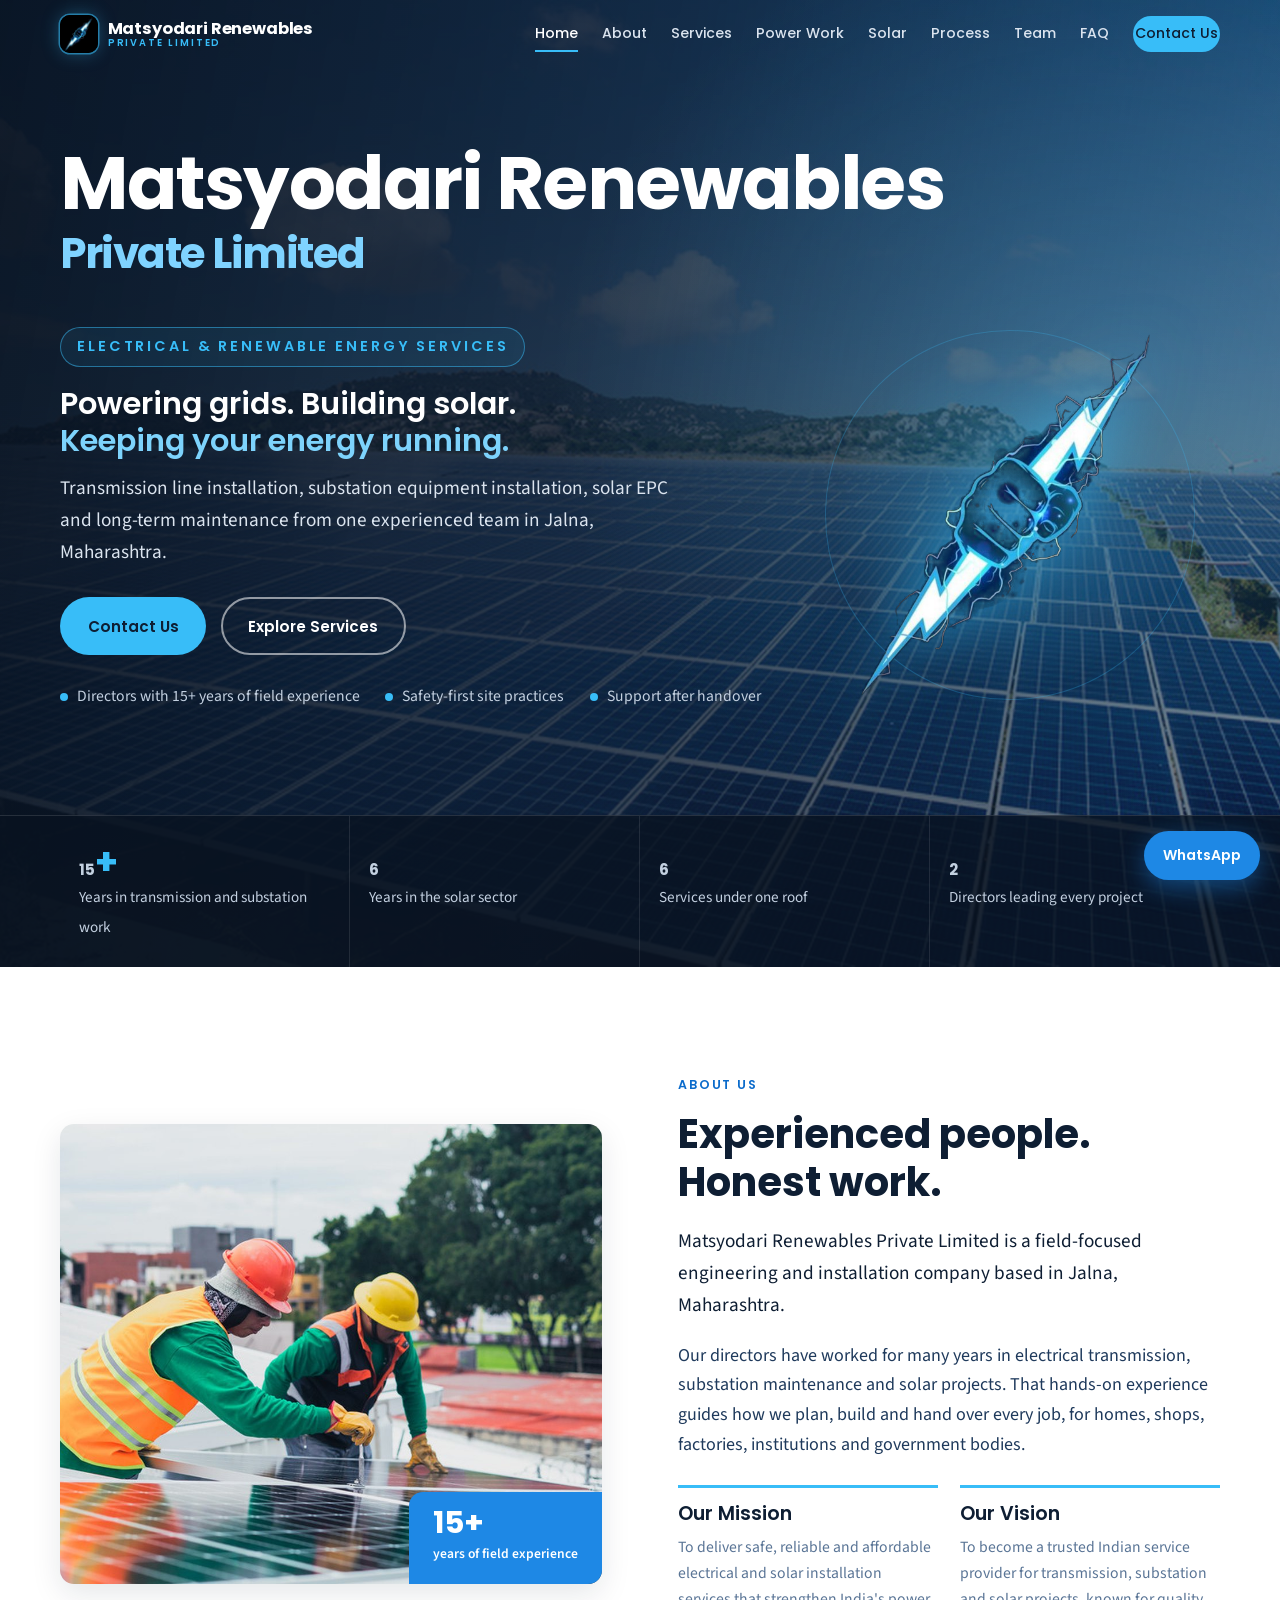
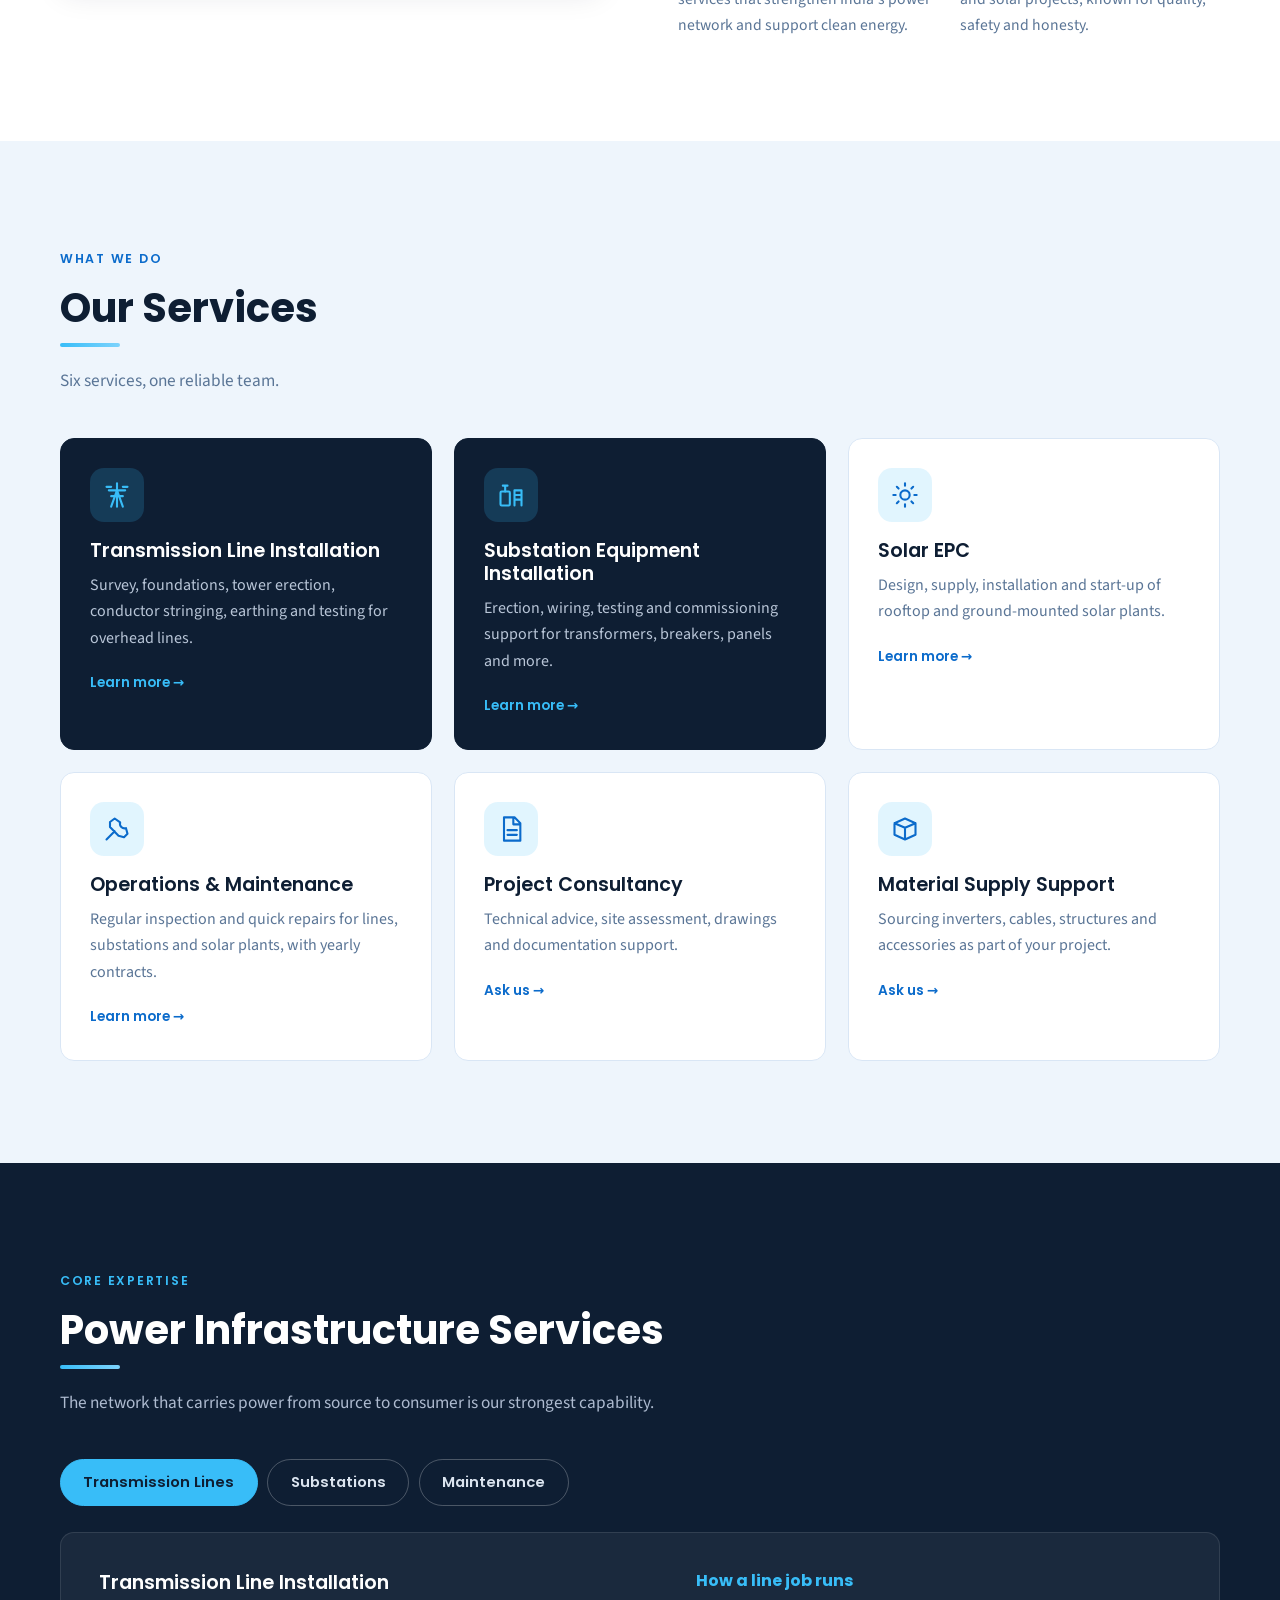
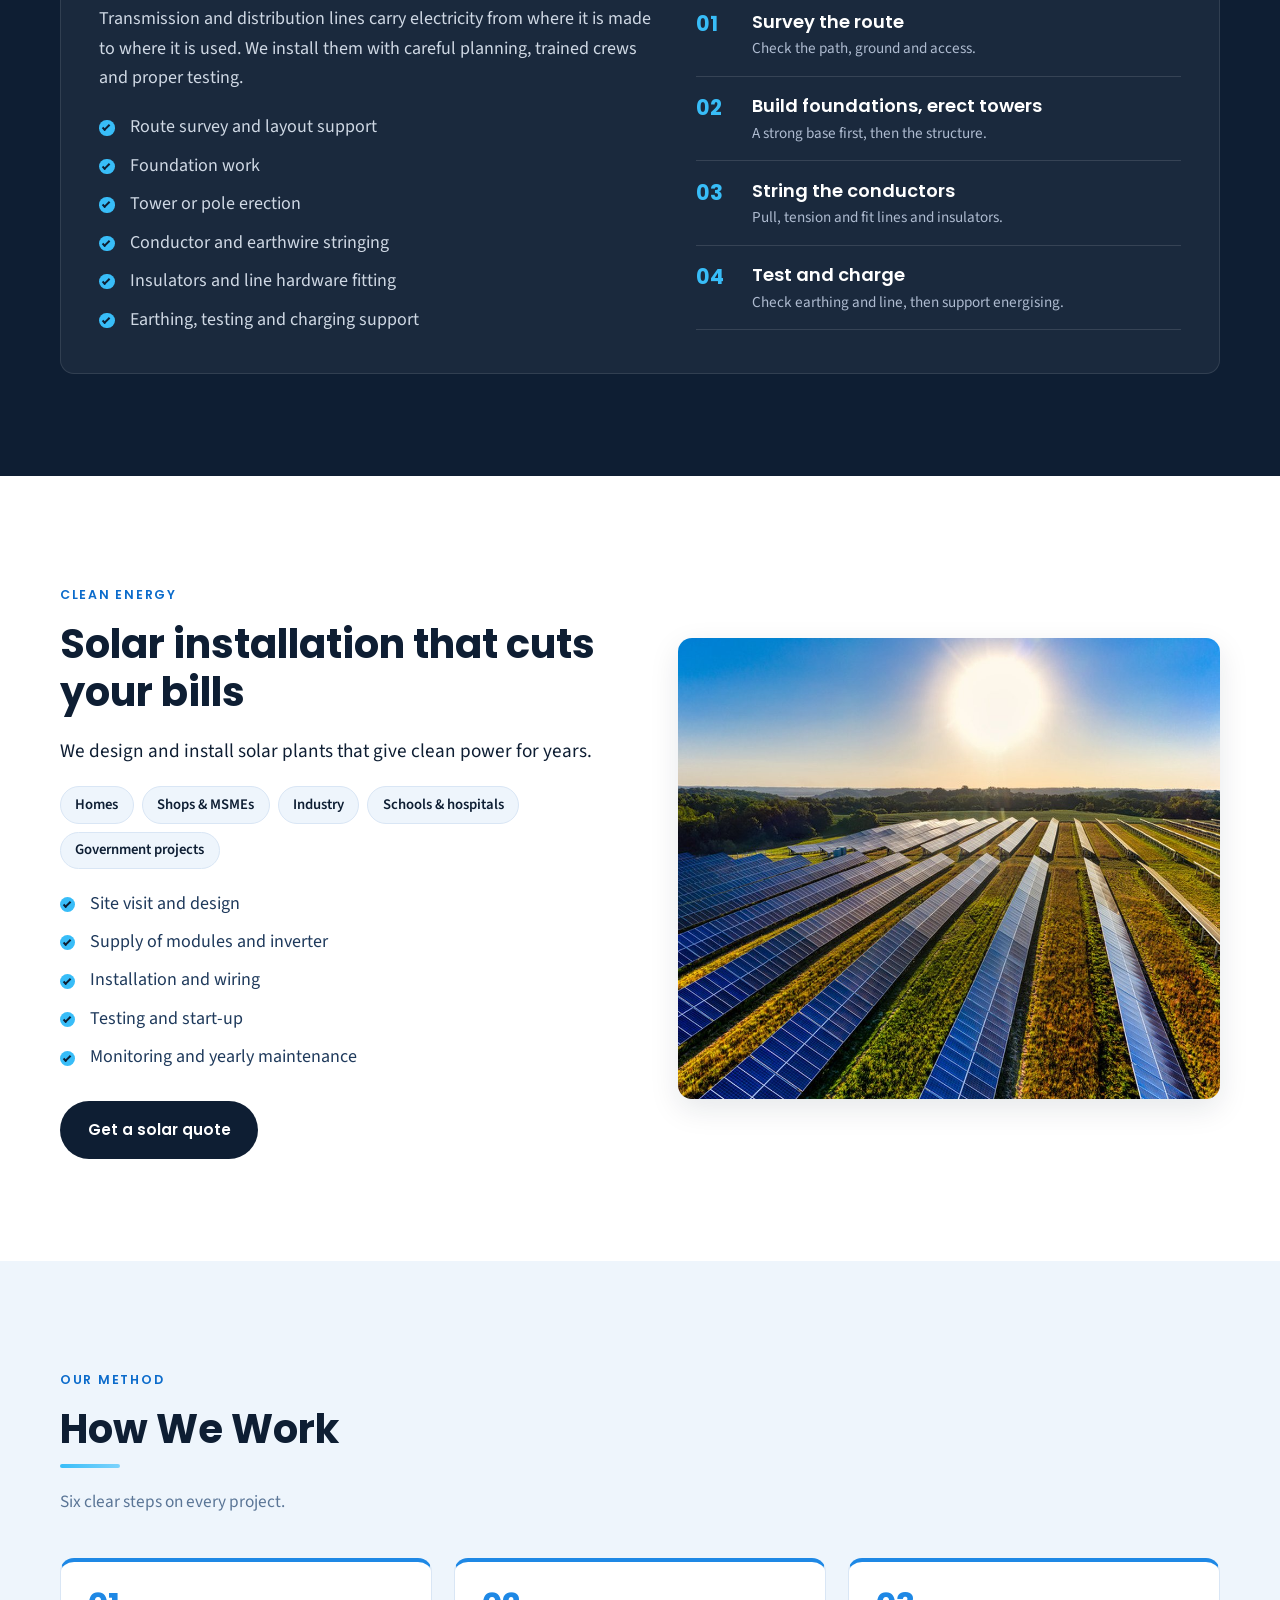
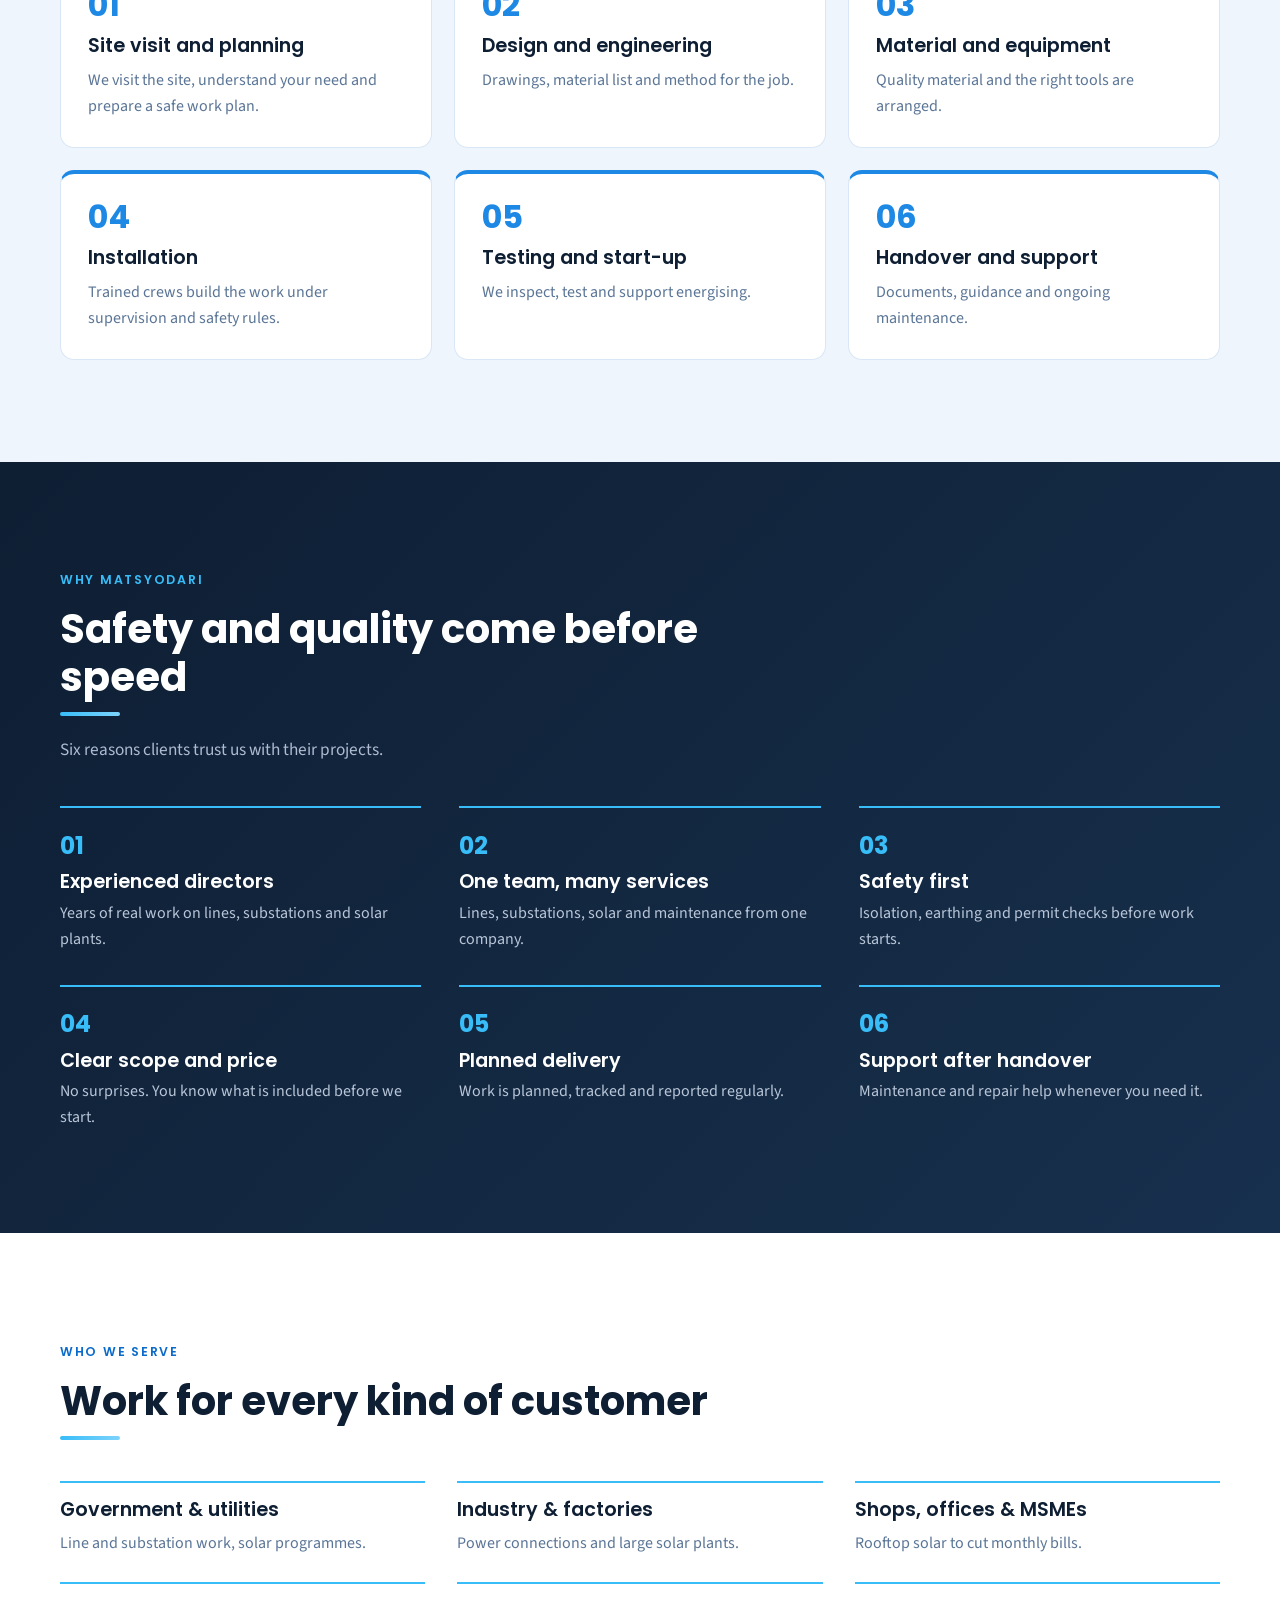
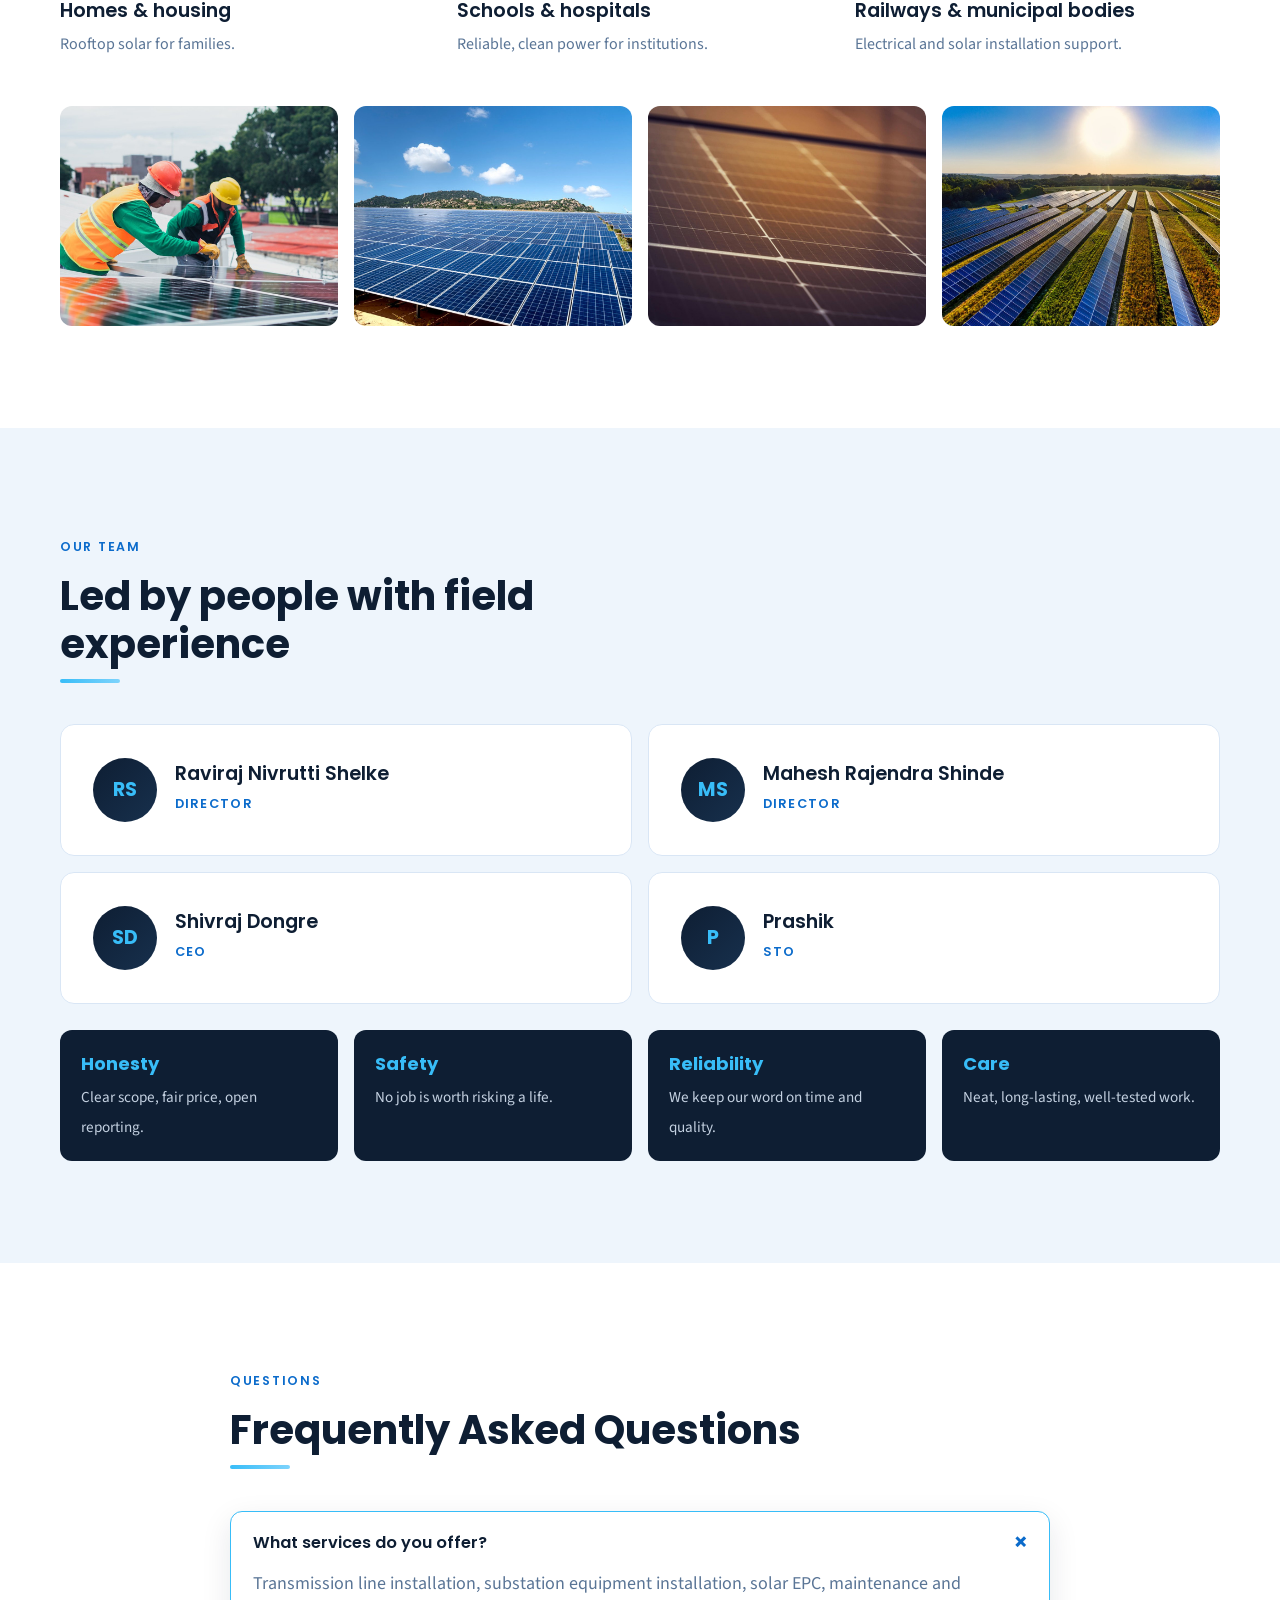
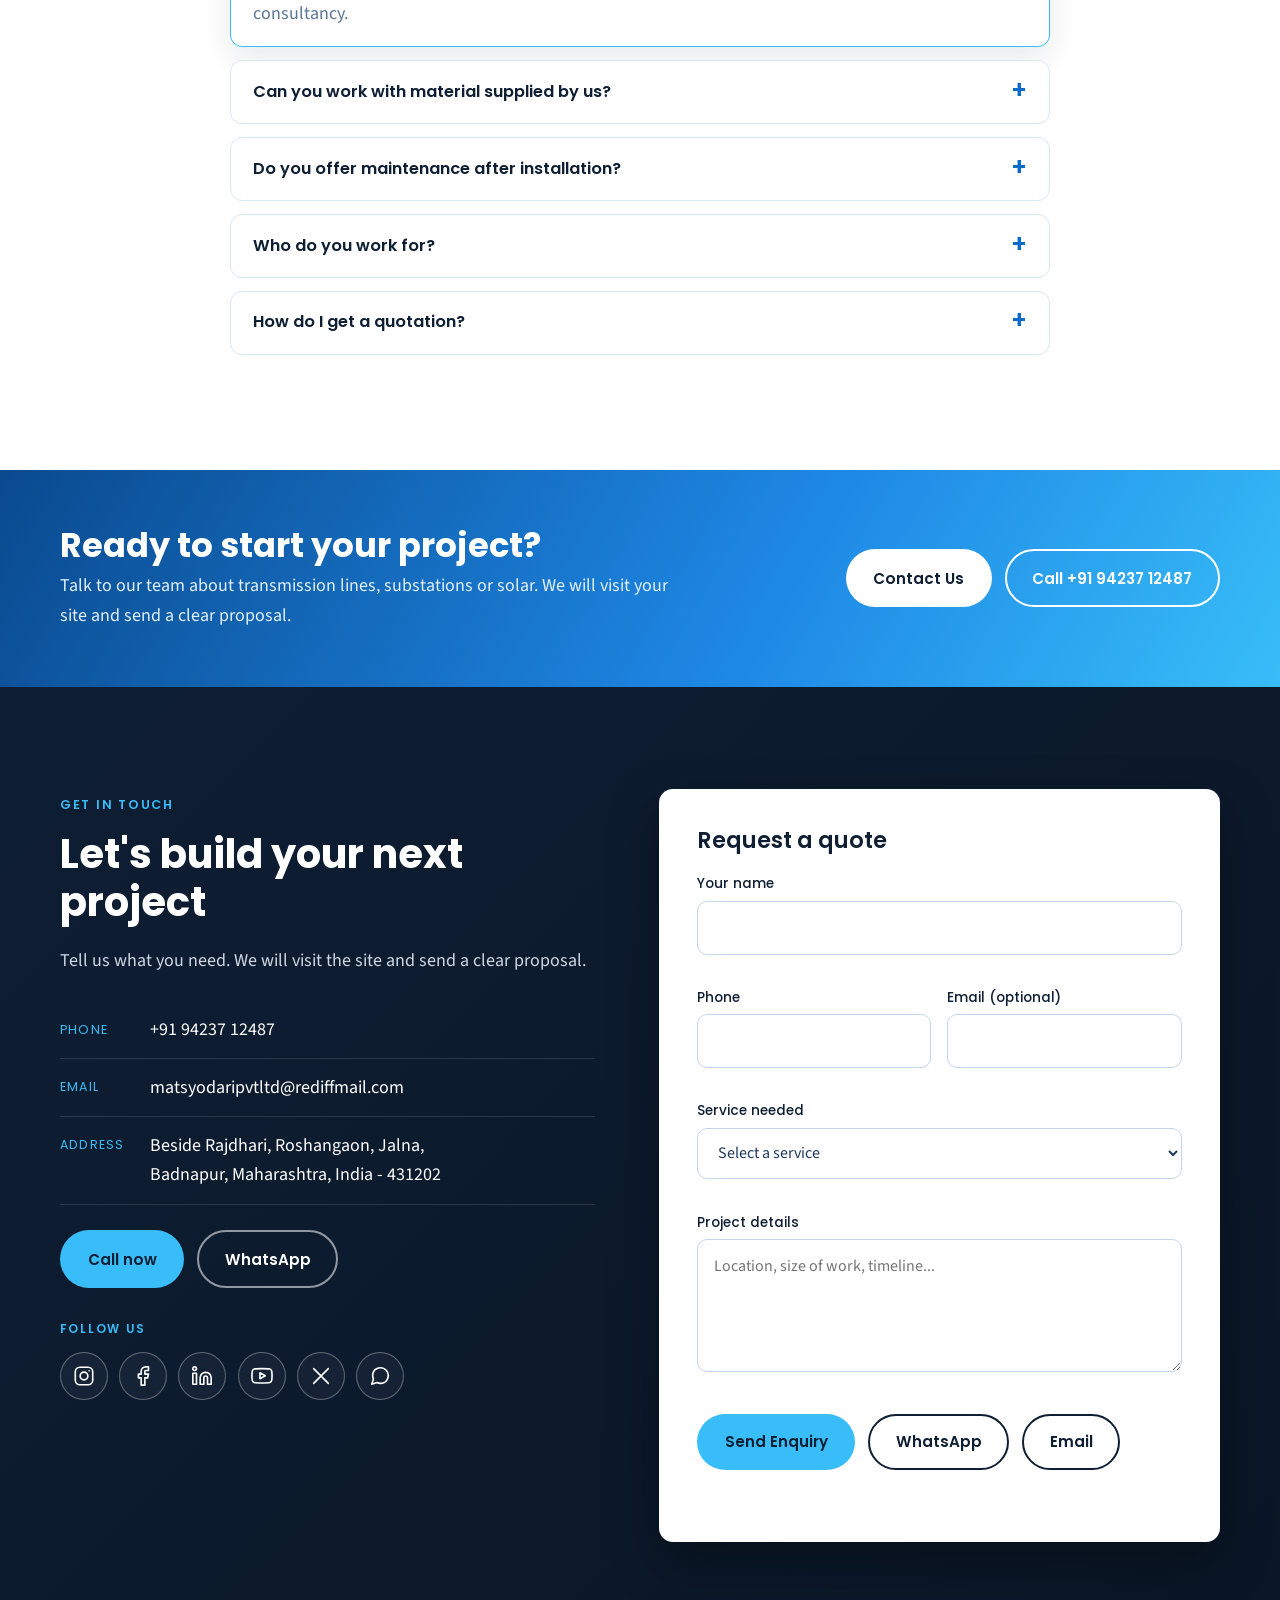
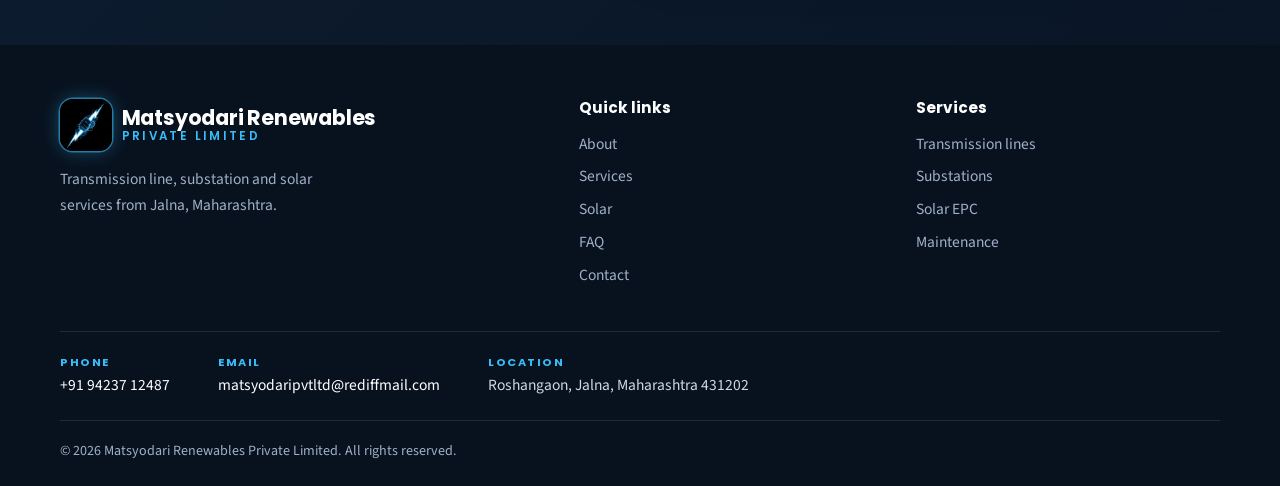
<file: index.html>
<!DOCTYPE html>
<html lang="en">
<head>
<meta charset="utf-8">
<meta name="viewport" content="width=device-width, initial-scale=1">
<title>Matsyodari Renewables Private Limited | Transmission Line, Substation &amp; Solar Services, Jalna</title>
<meta name="description" content="Matsyodari Renewables Private Limited, Jalna, Maharashtra. Transmission line installation, substation equipment installation, solar EPC, maintenance and consultancy.">
<meta name="theme-color" content="#0b1f3a">
<meta property="og:title" content="Matsyodari Renewables Private Limited">
<meta property="og:description" content="Transmission line installation, substation equipment installation, solar EPC and maintenance services.">
<meta property="og:image" content="images/hero.jpg">
<link rel="icon" type="image/png" href="images/favicon.png">
<link rel="apple-touch-icon" href="images/apple-touch-icon.png">
<link rel="preconnect" href="https://fonts.googleapis.com">
<link rel="preconnect" href="https://fonts.gstatic.com" crossorigin>
<link href="https://fonts.googleapis.com/css2?family=Poppins:wght@400;500;600;700&family=Source+Sans+3:wght@400;600&display=swap" rel="stylesheet">
<link rel="stylesheet" href="css/style.css">
<script type="application/ld+json">
{"@context":"https://schema.org","@type":"LocalBusiness","name":"Matsyodari Renewables Private Limited","telephone":"+91 94237 12487","email":"matsyodaripvtltd@rediffmail.com",
"address":{"@type":"PostalAddress","streetAddress":"Beside Rajdhari, Roshangaon","addressLocality":"Badnapur, Jalna","addressRegion":"Maharashtra","postalCode":"431202","addressCountry":"IN"},
"description":"Transmission line installation, substation equipment installation, solar EPC and maintenance services."}
</script>
</head>
<body>
<a class="skip" href="#main">Skip to content</a>

<header class="site-header" id="top">
  <div class="container nav-wrap">
    <a class="brand" href="#home" aria-label="Matsyodari Renewables home">
      <span class="brand-mark"><img src="images/logo-tile.png" alt="Matsyodari Renewables logo" width="38" height="38"></span>
      <span class="brand-text"><strong>Matsyodari Renewables</strong><small>Private Limited</small></span>
    </a>
    <button class="menu-btn" id="menuBtn" aria-label="Open menu" aria-expanded="false" aria-controls="nav"><span></span><span></span><span></span></button>
    <nav class="nav" id="nav" aria-label="Main">
      <a href="#home">Home</a><a href="#about">About</a><a href="#services">Services</a><a href="#power">Power Work</a><a href="#solar">Solar</a><a href="#process">Process</a><a href="#team">Team</a><a href="#faq">FAQ</a>
      <a class="btn btn-amber nav-cta" href="#contact">Contact Us</a>
    </nav>
  </div>
</header>

<main id="main">

<!-- HERO -->
<section class="hero" id="home">
  <div class="container hero-top reveal">
    <h1 class="company-name">Matsyodari Renewables<span>Private Limited</span></h1>
  </div>
  <div class="container hero-grid">
    <div class="hero-copy reveal">
      <span class="eyebrow">Electrical &amp; Renewable Energy Services</span>
      <h2 class="tagline">Powering grids. Building solar.<span>Keeping your energy running.</span></h2>
      <p>Transmission line installation, substation equipment installation, solar EPC and long-term maintenance from one experienced team in Jalna, Maharashtra.</p>
      <div class="hero-actions">
        <a class="btn btn-amber" href="#contact">Contact Us</a>
        <a class="btn btn-ghost" href="#services">Explore Services</a>
      </div>
      <ul class="hero-points">
        <li>Directors with 15+ years of field experience</li>
        <li>Safety-first site practices</li>
        <li>Support after handover</li>
      </ul>
    </div>
    <div class="hero-logo" id="heroLogo" aria-hidden="true"><span class="halo"></span><div class="logo-tilt"><img src="images/logo-emblem.png" alt="" width="420" height="420"></div></div>
  </div>
  <div class="stats">
    <div class="container stats-grid">
      <div class="stat"><strong><span data-count="15">0</span>+</strong><span>Years in transmission and substation work</span></div>
      <div class="stat"><strong><span data-count="6">0</span></strong><span>Years in the solar sector</span></div>
      <div class="stat"><strong><span data-count="6">0</span></strong><span>Services under one roof</span></div>
      <div class="stat"><strong><span data-count="2">0</span></strong><span>Directors leading every project</span></div>
    </div>
  </div>
</section>

<!-- ABOUT -->
<section class="section" id="about">
  <div class="container split">
    <div class="media reveal"><img src="images/workers.jpg" alt="Technicians installing solar panels on a rooftop" loading="lazy"><div class="media-badge"><strong>15+</strong><span>years of field experience</span></div></div>
    <div class="reveal">
      <span class="eyebrow ey-d">About us</span>
      <h2>Experienced people. Honest work.</h2>
      <p class="lead">Matsyodari Renewables Private Limited is a field-focused engineering and installation company based in Jalna, Maharashtra.</p>
      <p>Our directors have worked for many years in electrical transmission, substation maintenance and solar projects. That hands-on experience guides how we plan, build and hand over every job, for homes, shops, factories, institutions and government bodies.</p>
      <div class="mv">
        <div><h3>Our Mission</h3><p>To deliver safe, reliable and affordable electrical and solar installation services that strengthen India's power network and support clean energy.</p></div>
        <div><h3>Our Vision</h3><p>To become a trusted Indian service provider for transmission, substation and solar projects, known for quality, safety and honesty.</p></div>
      </div>
    </div>
  </div>
</section>

<!-- SERVICES -->
<section class="section alt" id="services">
  <div class="container">
    <div class="section-head reveal"><span class="eyebrow ey-d">What we do</span><h2>Our Services</h2><p>Six services, one reliable team.</p></div>
    <div class="cards">
      <article class="card feature reveal"><span class="ico"><svg viewBox="0 0 24 24"><path d="M12 2v20M7 22l5-14 5 14M5 8h14M7 13h10M3 5h4M17 5h4"/></svg></span><h3>Transmission Line Installation</h3><p>Survey, foundations, tower erection, conductor stringing, earthing and testing for overhead lines.</p><a href="#power" data-tab="transmission">Learn more</a></article>
      <article class="card feature reveal"><span class="ico"><svg viewBox="0 0 24 24"><rect x="3" y="9" width="8" height="12" rx="1"/><path d="M7 9V4M5 4h4M15 21V8h6v13M15 12h6M15 16h6"/></svg></span><h3>Substation Equipment Installation</h3><p>Erection, wiring, testing and commissioning support for transformers, breakers, panels and more.</p><a href="#power" data-tab="substation">Learn more</a></article>
      <article class="card reveal"><span class="ico"><svg viewBox="0 0 24 24"><circle cx="12" cy="12" r="4"/><path d="M12 2v2M12 20v2M2 12h2M20 12h2M5 5l1.5 1.5M17.5 17.5 19 19M5 19l1.5-1.5M17.5 6.5 19 5"/></svg></span><h3>Solar EPC</h3><p>Design, supply, installation and start-up of rooftop and ground-mounted solar plants.</p><a href="#solar">Learn more</a></article>
      <article class="card reveal"><span class="ico"><svg viewBox="0 0 24 24"><path d="M14.7 6.3a4 4 0 0 0 5 5L21 16l-3 3-4.7-1.3L6 10.3V6l4-3zM3 21l7-7"/></svg></span><h3>Operations &amp; Maintenance</h3><p>Regular inspection and quick repairs for lines, substations and solar plants, with yearly contracts.</p><a href="#power" data-tab="maintenance">Learn more</a></article>
      <article class="card reveal"><span class="ico"><svg viewBox="0 0 24 24"><path d="M6 2h9l5 5v15H6zM14 2v6h6M9 13h8M9 17h8"/></svg></span><h3>Project Consultancy</h3><p>Technical advice, site assessment, drawings and documentation support.</p><a href="#contact">Ask us</a></article>
      <article class="card reveal"><span class="ico"><svg viewBox="0 0 24 24"><path d="M3 7l9-4 9 4v10l-9 4-9-4zM3 7l9 4 9-4M12 11v10"/></svg></span><h3>Material Supply Support</h3><p>Sourcing inverters, cables, structures and accessories as part of your project.</p><a href="#contact">Ask us</a></article>
    </div>
  </div>
</section>

<!-- POWER WORK TABS -->
<section class="section dark" id="power">
  <div class="container">
    <div class="section-head reveal"><span class="eyebrow">Core expertise</span><h2>Power Infrastructure Services</h2><p>The network that carries power from source to consumer is our strongest capability.</p></div>
    <div class="tabs reveal">
      <div class="tab-list" role="tablist" aria-label="Power services">
        <button role="tab" id="tab-transmission" aria-controls="panel-transmission" aria-selected="true">Transmission Lines</button>
        <button role="tab" id="tab-substation" aria-controls="panel-substation" aria-selected="false" tabindex="-1">Substations</button>
        <button role="tab" id="tab-maintenance" aria-controls="panel-maintenance" aria-selected="false" tabindex="-1">Maintenance</button>
      </div>
      <div class="tab-panel" role="tabpanel" id="panel-transmission" aria-labelledby="tab-transmission">
        <div><h3>Transmission Line Installation</h3><p>Transmission and distribution lines carry electricity from where it is made to where it is used. We install them with careful planning, trained crews and proper testing.</p>
          <ul class="ticks"><li>Route survey and layout support</li><li>Foundation work</li><li>Tower or pole erection</li><li>Conductor and earthwire stringing</li><li>Insulators and line hardware fitting</li><li>Earthing, testing and charging support</li></ul></div>
        <div class="mini-steps"><h4>How a line job runs</h4><ol><li><b>Survey the route</b><span>Check the path, ground and access.</span></li><li><b>Build foundations, erect towers</b><span>A strong base first, then the structure.</span></li><li><b>String the conductors</b><span>Pull, tension and fit lines and insulators.</span></li><li><b>Test and charge</b><span>Check earthing and line, then support energising.</span></li></ol></div>
      </div>
      <div class="tab-panel" role="tabpanel" id="panel-substation" aria-labelledby="tab-substation" hidden>
        <div><h3>Substation Equipment Installation</h3><p>A substation controls and steps power up or down. We install and connect its equipment so it works safely from the first day.</p>
          <ul class="ticks"><li>Power and distribution transformers</li><li>Circuit breakers and isolators</li><li>Current and potential transformers</li><li>Lightning arresters</li><li>Bus bars and support structures</li><li>Control and protection panels</li></ul></div>
        <div class="mini-steps"><h4>Checks before handover</h4><ol><li><b>Safe</b><span>Isolation and earthing checked before any work.</span></li><li><b>Correct</b><span>Equipment fitted as per approved drawings.</span></li><li><b>Tested</b><span>Readings noted and tests completed.</span></li><li><b>Documented</b><span>Test records given to the client.</span></li></ol></div>
      </div>
      <div class="tab-panel" role="tabpanel" id="panel-maintenance" aria-labelledby="tab-maintenance" hidden>
        <div><h3>Operations &amp; Maintenance</h3><p>Our work does not end at handover. We keep your lines, substations and solar plants running well.</p>
          <ul class="ticks"><li>Regular line patrolling and inspection</li><li>Substation preventive maintenance</li><li>Fault finding and restoration</li><li>Shutdown job execution and testing</li><li>Solar cleaning and inverter checks</li><li>Yearly maintenance contracts</li></ul></div>
        <div class="mini-steps"><h4>What you get</h4><ol><li><b>Scheduled visits</b><span>Planned inspection and upkeep.</span></li><li><b>Fast response</b><span>Quick help when a fault occurs.</span></li><li><b>Clear reports</b><span>Simple records of every visit.</span></li><li><b>One contact</b><span>The same team that built it.</span></li></ol></div>
      </div>
    </div>
  </div>
</section>

<!-- SOLAR -->
<section class="section" id="solar">
  <div class="container split reverse">
    <div class="reveal">
      <span class="eyebrow ey-d">Clean energy</span>
      <h2>Solar installation that cuts your bills</h2>
      <p class="lead">We design and install solar plants that give clean power for years.</p>
      <div class="chips"><span>Homes</span><span>Shops &amp; MSMEs</span><span>Industry</span><span>Schools &amp; hospitals</span><span>Government projects</span></div>
      <ul class="ticks light"><li>Site visit and design</li><li>Supply of modules and inverter</li><li>Installation and wiring</li><li>Testing and start-up</li><li>Monitoring and yearly maintenance</li></ul>
      <a class="btn btn-navy" href="#contact">Get a solar quote</a>
    </div>
    <div class="media reveal"><img src="images/solar-farm.jpg" alt="Aerial view of rows of solar panels at sunset" loading="lazy"></div>
  </div>
</section>

<!-- PROCESS -->
<section class="section alt" id="process">
  <div class="container">
    <div class="section-head reveal"><span class="eyebrow ey-d">Our method</span><h2>How We Work</h2><p>Six clear steps on every project.</p></div>
    <ol class="process">
      <li class="reveal"><span>01</span><h3>Site visit and planning</h3><p>We visit the site, understand your need and prepare a safe work plan.</p></li>
      <li class="reveal"><span>02</span><h3>Design and engineering</h3><p>Drawings, material list and method for the job.</p></li>
      <li class="reveal"><span>03</span><h3>Material and equipment</h3><p>Quality material and the right tools are arranged.</p></li>
      <li class="reveal"><span>04</span><h3>Installation</h3><p>Trained crews build the work under supervision and safety rules.</p></li>
      <li class="reveal"><span>05</span><h3>Testing and start-up</h3><p>We inspect, test and support energising.</p></li>
      <li class="reveal"><span>06</span><h3>Handover and support</h3><p>Documents, guidance and ongoing maintenance.</p></li>
    </ol>
  </div>
</section>

<!-- WHY + SAFETY -->
<section class="section band" id="why">
  <div class="container">
    <div class="section-head reveal"><span class="eyebrow">Why Matsyodari</span><h2>Safety and quality come before speed</h2><p>Six reasons clients trust us with their projects.</p></div>
    <div class="why">
      <div class="reveal"><b>01</b><h3>Experienced directors</h3><p>Years of real work on lines, substations and solar plants.</p></div>
      <div class="reveal"><b>02</b><h3>One team, many services</h3><p>Lines, substations, solar and maintenance from one company.</p></div>
      <div class="reveal"><b>03</b><h3>Safety first</h3><p>Isolation, earthing and permit checks before work starts.</p></div>
      <div class="reveal"><b>04</b><h3>Clear scope and price</h3><p>No surprises. You know what is included before we start.</p></div>
      <div class="reveal"><b>05</b><h3>Planned delivery</h3><p>Work is planned, tracked and reported regularly.</p></div>
      <div class="reveal"><b>06</b><h3>Support after handover</h3><p>Maintenance and repair help whenever you need it.</p></div>
    </div>
  </div>
</section>

<!-- CLIENTS + GALLERY -->
<section class="section" id="clients">
  <div class="container">
    <div class="section-head reveal"><span class="eyebrow ey-d">Who we serve</span><h2>Work for every kind of customer</h2></div>
    <div class="clients reveal">
      <div><h3>Government &amp; utilities</h3><p>Line and substation work, solar programmes.</p></div>
      <div><h3>Industry &amp; factories</h3><p>Power connections and large solar plants.</p></div>
      <div><h3>Shops, offices &amp; MSMEs</h3><p>Rooftop solar to cut monthly bills.</p></div>
      <div><h3>Homes &amp; housing</h3><p>Rooftop solar for families.</p></div>
      <div><h3>Schools &amp; hospitals</h3><p>Reliable, clean power for institutions.</p></div>
      <div><h3>Railways &amp; municipal bodies</h3><p>Electrical and solar installation support.</p></div>
    </div>
    <div class="gallery reveal" aria-label="Photo gallery">
      <button data-full="images/workers.jpg" data-alt="Technicians installing solar panels on a rooftop"><img src="images/workers.jpg" alt="Technicians installing solar panels" loading="lazy"></button>
      <button data-full="images/solar-field.jpg" data-alt="Solar field under blue sky"><img src="images/solar-field.jpg" alt="Solar field under blue sky" loading="lazy"></button>
      <button data-full="images/solar-panel.jpg" data-alt="Close-up of a solar panel"><img src="images/solar-panel.jpg" alt="Close-up of a solar panel" loading="lazy"></button>
      <button data-full="images/solar-farm.jpg" data-alt="Aerial view of a solar farm"><img src="images/solar-farm.jpg" alt="Aerial view of a solar farm" loading="lazy"></button>
    </div>
  </div>
</section>

<!-- TEAM -->
<section class="section alt" id="team">
  <div class="container">
    <div class="section-head reveal"><span class="eyebrow ey-d">Our team</span><h2>Led by people with field experience</h2></div>
    <div class="team">
      <article class="person slim reveal"><div class="avatar">RS</div><div><h3>Raviraj Nivrutti Shelke</h3><span class="role">Director</span></div></article>
      <article class="person slim reveal"><div class="avatar">MS</div><div><h3>Mahesh Rajendra Shinde</h3><span class="role">Director</span></div></article>
      <article class="person slim reveal"><div class="avatar">SD</div><div><h3>Shivraj Dongre</h3><span class="role">CEO</span></div></article>
      <article class="person slim reveal"><div class="avatar">P</div><div><h3>Prashik</h3><span class="role">STO</span></div></article>
    </div>
    <div class="values reveal"><div><b>Honesty</b><span>Clear scope, fair price, open reporting.</span></div><div><b>Safety</b><span>No job is worth risking a life.</span></div><div><b>Reliability</b><span>We keep our word on time and quality.</span></div><div><b>Care</b><span>Neat, long-lasting, well-tested work.</span></div></div>
  </div>
</section>

<!-- FAQ -->
<section class="section" id="faq">
  <div class="container narrow">
    <div class="section-head reveal"><span class="eyebrow ey-d">Questions</span><h2>Frequently Asked Questions</h2></div>
    <div class="faq reveal">
      <details open><summary>What services do you offer?</summary><p>Transmission line installation, substation equipment installation, solar EPC, maintenance and consultancy.</p></details>
      <details><summary>Can you work with material supplied by us?</summary><p>Yes. We can install using your material, or supply it ourselves under a turnkey contract.</p></details>
      <details><summary>Do you offer maintenance after installation?</summary><p>Yes. We offer yearly maintenance contracts and repair support for lines, substations and solar plants.</p></details>
      <details><summary>Who do you work for?</summary><p>Government bodies, industries, businesses, institutions and homes.</p></details>
      <details><summary>How do I get a quotation?</summary><p>Fill in the form below or call us with your location and requirement. We will visit the site and send a proposal.</p></details>
    </div>
  </div>
</section>

<!-- CTA BAND -->
<section class="cta-band">
  <div class="container cta-in">
    <div><h2>Ready to start your project?</h2><p>Talk to our team about transmission lines, substations or solar. We will visit your site and send a clear proposal.</p></div>
    <div class="cta-actions"><a class="btn btn-amber" href="#contact">Contact Us</a><a class="btn btn-ghost" href="tel:+919423712487">Call +91 94237 12487</a></div>
  </div>
</section>

<!-- CONTACT -->
<section class="section contact" id="contact">
  <div class="container contact-grid">
    <div class="reveal">
      <span class="eyebrow">Get in touch</span>
      <h2>Let's build your next project</h2>
      <p>Tell us what you need. We will visit the site and send a clear proposal.</p>
      <ul class="info">
        <li><span>Phone</span><a href="tel:+919423712487">+91 94237 12487</a></li>
        <li><span>Email</span><a href="mailto:matsyodaripvtltd@rediffmail.com">matsyodaripvtltd@rediffmail.com</a></li>
        <li><span>Address</span><address>Beside Rajdhari, Roshangaon, Jalna,<br>Badnapur, Maharashtra, India - 431202</address></li>
      </ul>
      <div class="quick"><a class="btn btn-amber" href="tel:+919423712487">Call now</a><a class="btn btn-ghost" href="https://wa.me/919423712487" target="_blank" rel="noopener">WhatsApp</a></div>
      <!-- SOCIAL LINKS: replace each href below with your own page address (for example https://www.instagram.com/yourpage) -->
      <div class="social-wrap">
        <span class="social-label">Follow us</span>
        <div class="social">
          <a href="https://www.instagram.com/" target="_blank" rel="noopener noreferrer" aria-label="Instagram" title="Instagram"><svg viewBox="0 0 24 24" aria-hidden="true"><rect x="2.5" y="2.5" width="19" height="19" rx="5"/><circle cx="12" cy="12" r="4.2"/><path d="M17.6 6.4h.01"/></svg></a>
          <a href="https://www.facebook.com/" target="_blank" rel="noopener noreferrer" aria-label="Facebook" title="Facebook"><svg viewBox="0 0 24 24" aria-hidden="true"><path d="M18 2h-3a5 5 0 0 0-5 5v3H7v4h3v8h4v-8h3l1-4h-4V7a1 1 0 0 1 1-1h3z"/></svg></a>
          <a href="https://www.linkedin.com/" target="_blank" rel="noopener noreferrer" aria-label="LinkedIn" title="LinkedIn"><svg viewBox="0 0 24 24" aria-hidden="true"><path d="M16 8a6 6 0 0 1 6 6v7h-4v-7a2 2 0 0 0-2-2 2 2 0 0 0-2 2v7h-4v-7a6 6 0 0 1 6-6z"/><rect x="2" y="9" width="4" height="12"/><circle cx="4" cy="4" r="2"/></svg></a>
          <a href="https://www.youtube.com/" target="_blank" rel="noopener noreferrer" aria-label="YouTube" title="YouTube"><svg viewBox="0 0 24 24" aria-hidden="true"><path d="M22.5 6.4a2.8 2.8 0 0 0-1.9-2C18.9 4 12 4 12 4s-6.9 0-8.6.4a2.8 2.8 0 0 0-1.9 2A29 29 0 0 0 1 11.8a29 29 0 0 0 .5 5.3 2.8 2.8 0 0 0 1.9 2c1.7.5 8.6.5 8.6.5s6.9 0 8.6-.5a2.8 2.8 0 0 0 1.9-2 29 29 0 0 0 .5-5.3 29 29 0 0 0-.5-5.4z"/><path d="M9.8 15 15.5 11.8 9.8 8.5z"/></svg></a>
          <a href="https://x.com/" target="_blank" rel="noopener noreferrer" aria-label="X (Twitter)" title="X (Twitter)"><svg viewBox="0 0 24 24" aria-hidden="true"><path d="M4 4l16 16M20 4 4 20"/></svg></a>
          <a href="https://wa.me/919423712487" target="_blank" rel="noopener noreferrer" aria-label="WhatsApp" title="WhatsApp"><svg viewBox="0 0 24 24" aria-hidden="true"><path d="M21 11.5a8.4 8.4 0 0 1-.9 3.8 8.5 8.5 0 0 1-7.6 4.7 8.4 8.4 0 0 1-3.8-.9L3 21l1.9-5.7a8.4 8.4 0 0 1-.9-3.8 8.5 8.5 0 0 1 4.7-7.6 8.4 8.4 0 0 1 3.8-.9h.5a8.5 8.5 0 0 1 8 8z"/></svg></a>
        </div>
      </div>
    </div>
    <form class="form reveal" id="quoteForm" novalidate>
      <div class="hp" aria-hidden="true"><label for="website">Leave this field empty</label><input id="website" name="website" type="text" tabindex="-1" autocomplete="off"></div>
      <h3>Request a quote</h3>
      <div class="field"><label for="name">Your name</label><input id="name" name="name" type="text" autocomplete="name" required><small class="err" data-for="name"></small></div>
      <div class="row">
        <div class="field"><label for="phone">Phone</label><input id="phone" name="phone" type="tel" inputmode="tel" autocomplete="tel" required><small class="err" data-for="phone"></small></div>
        <div class="field"><label for="email">Email (optional)</label><input id="email" name="email" type="email" autocomplete="email"><small class="err" data-for="email"></small></div>
      </div>
      <div class="field"><label for="service">Service needed</label>
        <select id="service" name="service" required><option value="">Select a service</option><option>Transmission line installation</option><option>Substation equipment installation</option><option>Solar EPC / rooftop solar</option><option>Operations and maintenance</option><option>Project consultancy</option><option>Material supply support</option><option>Other</option></select><small class="err" data-for="service"></small></div>
      <div class="field"><label for="message">Project details</label><textarea id="message" name="message" rows="4" placeholder="Location, size of work, timeline..." required></textarea><small class="err" data-for="message"></small></div>
      <div class="actions"><button class="btn btn-amber" type="submit" id="sendBtn">Send Enquiry</button><button class="btn btn-ghost-dark" type="button" id="waBtn">WhatsApp</button><button class="btn btn-ghost-dark" type="button" id="mailBtn">Email</button></div>
      <p class="status" id="formStatus" role="status" aria-live="polite"></p>
    </form>
  </div>
</section>
</main>

<footer class="footer">
  <div class="container foot-grid">
    <div><a class="brand" href="#home"><span class="brand-mark"><img src="images/logo-tile.png" alt="Matsyodari Renewables logo" width="38" height="38"></span><span class="brand-text"><strong>Matsyodari Renewables</strong><small>Private Limited</small></span></a>
      <p>Transmission line, substation and solar services from Jalna, Maharashtra.</p></div>
    <div><h4>Quick links</h4><a href="#about">About</a><a href="#services">Services</a><a href="#solar">Solar</a><a href="#faq">FAQ</a><a href="#contact">Contact</a></div>
    <div><h4>Services</h4><a href="#power">Transmission lines</a><a href="#power">Substations</a><a href="#solar">Solar EPC</a><a href="#power">Maintenance</a></div>
  </div>
  <div class="container foot-contact">
    <span><b>Phone</b><a href="tel:+919423712487">+91 94237 12487</a></span>
    <span><b>Email</b><a href="mailto:matsyodaripvtltd@rediffmail.com">matsyodaripvtltd@rediffmail.com</a></span>
    <span><b>Location</b>Roshangaon, Jalna, Maharashtra 431202</span>
  </div>
  <div class="container copy">&copy; <span id="year">2026</span> Matsyodari Renewables Private Limited. All rights reserved.</div>
</footer>

<a class="to-top" id="toTop" href="#top" aria-label="Back to top">&uarr;</a>
<a class="wa-float" href="https://wa.me/919423712487" target="_blank" rel="noopener" aria-label="Chat on WhatsApp">WhatsApp</a>

<div class="lightbox" id="lightbox" hidden><button class="lb-close" aria-label="Close">&times;</button><img alt=""><p></p></div>

<script src="js/script.js"></script>
</body>
</html>
</file>
<file: css/style.css>
:root{--navy:#0e1e33;--navy2:#17304d;--amber:#38bdf8;--amber-d:#0b6bcb;--cream:#f4f9ff;--alt:#eef5fc;--text:#1f3a5c;--mute:#5a7596;--line:#d9e6f5;--white:#fff;
--electric:#7dd3fc;--blue:#1e88e5;--blue-d:#0b5cad;--r:14px;--shadow:0 10px 30px rgba(14,30,51,.10);--head:"Poppins",system-ui,-apple-system,"Segoe UI",sans-serif;--body:"Source Sans 3","Segoe UI",system-ui,sans-serif}
*,*::before,*::after{box-sizing:border-box}
html{scroll-behavior:smooth;scroll-padding-top:80px}
body{margin:0;font-family:var(--body);font-size:18px;line-height:1.65;color:var(--text);background:#fff;-webkit-font-smoothing:antialiased}
img{max-width:100%;display:block}
a{color:inherit}
h1,h2,h3,h4{font-family:var(--head);color:var(--navy);line-height:1.2;margin:0 0 .5em}
h1{font-size:clamp(2.1rem,5.2vw,3.7rem);font-weight:700;color:#fff}
h2{font-size:clamp(1.7rem,3.4vw,2.5rem);font-weight:700}
h3{font-size:1.2rem;font-weight:600}
p{margin:0 0 1em}
.container{width:min(1160px,100% - 40px);margin-inline:auto}
.narrow{width:min(820px,100% - 40px)}
.skip{position:absolute;left:-999px;top:0;background:var(--blue);color:#fff;padding:10px 16px;z-index:100}
.skip:focus{left:10px;top:10px}
.section{padding:clamp(56px,8vw,104px) 0}
.alt{background:var(--alt)}
.dark{background:var(--navy);color:#cfd8e4}.dark h2,.dark h3,.dark h4{color:#fff}
.band{background:linear-gradient(135deg,var(--navy),var(--navy2));color:#cfd8e4}.band h2,.band h3{color:#fff}
.eyebrow{display:inline-block;font-family:var(--head);font-weight:600;font-size:.78rem;letter-spacing:.14em;text-transform:uppercase;color:var(--amber);margin-bottom:.9rem}
.eyebrow.ey-d{color:var(--amber-d)}
.section-head{max-width:680px;margin-bottom:2.6rem}.section-head p{color:var(--mute);font-size:1.08rem}
.section-head h2::after{content:"";display:block;width:60px;height:4px;border-radius:4px;background:linear-gradient(90deg,var(--amber),var(--electric));margin-top:.7rem}
.dark .section-head p,.band .section-head p{color:#aebbd0}
.lead{font-size:1.2rem;color:var(--navy)}

/* buttons */
.btn{display:inline-flex;align-items:center;justify-content:center;gap:.5rem;font-family:var(--head);font-weight:600;font-size:.95rem;padding:.9rem 1.6rem;border-radius:999px;border:2px solid transparent;text-decoration:none;cursor:pointer;transition:transform .2s,box-shadow .2s,background .2s,color .2s}
.btn:hover{transform:translateY(-2px)}
.btn-amber{background:var(--amber);color:var(--navy)}.btn-amber:hover{background:#7dd3fc;box-shadow:0 8px 20px rgba(56,189,248,.4)}
.btn-ghost{border-color:rgba(255,255,255,.55);color:#fff}.btn-ghost:hover{background:#fff;color:var(--navy)}
.btn-ghost-dark{border-color:var(--navy);color:var(--navy);background:transparent}.btn-ghost-dark:hover{background:var(--navy);color:#fff}
.btn-navy{background:var(--navy);color:#fff}.btn-navy:hover{background:var(--navy2)}

/* header */
.site-header{position:fixed;inset:0 0 auto 0;z-index:50;background:rgba(14,30,51,.0);transition:background .3s,box-shadow .3s}
.site-header.scrolled{background:rgba(14,30,51,.97);box-shadow:0 4px 20px rgba(0,0,0,.25);backdrop-filter:blur(6px)}
.nav-wrap{display:flex;align-items:center;justify-content:space-between;height:68px}
.brand{display:flex;align-items:center;gap:.6rem;text-decoration:none}
.brand-mark{width:38px;height:38px;border-radius:10px;overflow:hidden;display:block;flex:none;background:#000;box-shadow:0 0 0 1.5px rgba(56,189,248,.55),0 0 18px rgba(56,189,248,.35)}
.brand-mark img{width:100%;height:100%;object-fit:cover}
.brand-text{display:flex;flex-direction:column;line-height:1.1}.brand-text strong{font-family:var(--head);color:#fff;font-size:1.02rem;font-weight:700;letter-spacing:-.01em}.brand-text small{color:var(--amber);font-size:.6rem;letter-spacing:.2em;text-transform:uppercase;font-weight:600;font-family:var(--head)}
.nav{display:flex;align-items:center;gap:1.5rem}
.nav a{color:#dbe4ef;text-decoration:none;font-family:var(--head);font-size:.88rem;font-weight:500;position:relative;padding:.3rem 0}
.nav a:not(.btn)::after{content:"";position:absolute;left:0;bottom:-2px;height:2px;width:0;background:var(--amber);transition:width .25s}
.nav a:not(.btn):hover::after,.nav a.active::after{width:100%}
.nav a.active{color:#fff}
.nav-cta{padding:.6rem 1.2rem;font-size:.85rem;color:var(--navy)!important}
.menu-btn{display:none;background:none;border:0;width:44px;height:44px;cursor:pointer;padding:10px}
.menu-btn span{display:block;height:2px;background:#fff;margin:6px 0;transition:.3s}
.menu-btn[aria-expanded="true"] span:nth-child(1){transform:translateY(8px) rotate(45deg)}
.menu-btn[aria-expanded="true"] span:nth-child(2){opacity:0}
.menu-btn[aria-expanded="true"] span:nth-child(3){transform:translateY(-8px) rotate(-45deg)}

/* hero */
.hero{position:relative;overflow:hidden;color:#fff;background:radial-gradient(60% 70% at 85% 40%,rgba(56,189,248,.20),transparent 70%),linear-gradient(100deg,rgba(8,18,32,.96) 0%,rgba(14,30,51,.86) 48%,rgba(14,30,51,.55) 100%),url("../images/hero.jpg") center/cover no-repeat;padding-top:68px}
.hero-grid{display:grid;grid-template-columns:1.35fr .8fr;gap:2rem;align-items:center;padding:clamp(24px,3vw,40px) 0 clamp(60px,8vw,100px)}
.hero-copy{max-width:760px}
.hero-top{padding-top:clamp(40px,6vw,76px)}
.company-name{margin:0;font-weight:700;letter-spacing:-.02em;line-height:1.08;color:#fff;font-size:clamp(1.3rem,6.2vw,4.6rem);white-space:nowrap}
.company-name span{display:block;color:#7fd3ff;font-size:clamp(1.2rem,3.3vw,2.7rem);margin-top:.18em}
.hero .eyebrow{font-size:.9rem;letter-spacing:.2em;padding:.45rem 1rem;border:1px solid rgba(56,189,248,.5);border-radius:999px;background:rgba(56,189,248,.08);margin:.4rem 0 1.2rem}
.tagline{font-size:clamp(1.3rem,2.5vw,1.9rem);font-weight:600;color:#fff;margin-bottom:.9rem}.tagline span{display:block;color:var(--electric)}
.hero p{font-size:1.2rem;color:#dbe4ef;max-width:620px}
.hero-logo{position:relative;display:grid;place-items:center;perspective:900px;touch-action:pan-y;cursor:pointer}
.logo-tilt{position:relative;width:min(400px,100%);transition:transform .18s ease-out;transform-style:preserve-3d;will-change:transform}
.hero-logo img{width:100%;height:auto;filter:drop-shadow(0 0 28px rgba(56,189,248,.55));animation:float 6s ease-in-out infinite;transition:filter .3s}
.hero-logo:hover img{filter:drop-shadow(0 0 46px rgba(92,195,255,.95))}
.halo{transition:transform .25s ease-out}
.halo{position:absolute;width:88%;aspect-ratio:1;border-radius:50%;background:radial-gradient(circle,rgba(56,189,248,.28),rgba(56,189,248,0) 68%);border:1px solid rgba(56,189,248,.25);animation:pulse 4s ease-in-out infinite}
@keyframes float{50%{transform:translateY(-14px)}}
@keyframes pulse{50%{transform:scale(1.07);opacity:.7}}
.hero-actions{display:flex;flex-wrap:wrap;gap:.9rem;margin:1.8rem 0}
.hero-points{list-style:none;padding:0;margin:0;display:flex;flex-wrap:wrap;gap:.6rem 1.6rem;font-size:.98rem;color:#c3d0e0}
.hero-points li::before{content:"";display:inline-block;width:8px;height:8px;background:var(--amber);border-radius:50%;margin-right:.55rem}
.stats{background:rgba(8,18,32,.78);border-top:1px solid rgba(255,255,255,.12)}
.stats-grid{display:grid;grid-template-columns:repeat(4,1fr)}
.stat{padding:1.6rem 1.2rem;border-right:1px solid rgba(255,255,255,.1)}.stat:last-child{border:0}
.stat strong{display:block;font-family:var(--head);font-size:2.3rem;color:var(--amber);line-height:1.1}
.stat span{font-size:.95rem;color:#c3d0e0}

/* layout helpers */
.split{display:grid;grid-template-columns:1fr 1fr;gap:clamp(30px,6vw,80px);align-items:center}
.split.reverse .media{order:2}
.media{position:relative;border-radius:var(--r);overflow:visible}
.media img{border-radius:var(--r);box-shadow:var(--shadow);width:100%;aspect-ratio:4/3.4;object-fit:cover}
.media-badge{position:absolute;right:0;bottom:0;background:var(--blue);color:#fff;padding:1rem 1.5rem;border-radius:var(--r) 0 var(--r) 0;box-shadow:none}
.media-badge strong{display:block;font-family:var(--head);font-size:1.9rem;line-height:1}.media-badge span{font-size:.85rem;font-weight:600}
.mv{display:grid;grid-template-columns:1fr 1fr;gap:1.4rem;margin-top:1.6rem}
.mv>div{border-top:3px solid var(--amber);padding-top:.9rem}.mv p{font-size:.98rem;color:var(--mute);margin:0}

/* cards */
.cards{display:grid;grid-template-columns:repeat(3,1fr);gap:1.4rem}
.card{background:#fff;border:1px solid var(--line);border-radius:var(--r);padding:1.8rem;transition:transform .25s,box-shadow .25s,border-color .25s}
.card:not(.tilt):hover{transform:translateY(-6px);box-shadow:var(--shadow);border-color:transparent}
.card p{color:var(--mute);font-size:1rem}
.card a{font-family:var(--head);font-size:.85rem;font-weight:600;color:var(--amber-d);text-decoration:none}.card a::after{content:" \2192"}
.card.feature{background:var(--navy);border-color:var(--navy)}.card.feature h3{color:#fff}.card.feature p{color:#b9c6d8}.card.feature a{color:var(--amber)}
.ico{width:54px;height:54px;border-radius:14px;background:rgba(56,189,248,.15);display:grid;place-items:center;margin-bottom:1.1rem}
.ico svg{width:28px;height:28px;stroke:var(--amber-d);fill:none;stroke-width:1.8;stroke-linecap:round;stroke-linejoin:round}
.feature .ico{background:rgba(56,189,248,.18)}.feature .ico svg{stroke:var(--amber)}

/* tabs */
.tab-list{display:flex;flex-wrap:wrap;gap:.6rem;margin-bottom:1.6rem}
.tab-list button{font-family:var(--head);font-weight:600;font-size:.92rem;padding:.75rem 1.4rem;border-radius:999px;border:1.5px solid rgba(255,255,255,.25);background:transparent;color:#dbe4ef;cursor:pointer;transition:.2s}
.tab-list button:hover{border-color:var(--amber)}
.tab-list button[aria-selected="true"]{background:var(--amber);border-color:var(--amber);color:var(--navy)}
.tab-panel{display:grid;grid-template-columns:1.15fr 1fr;gap:2.4rem;background:rgba(255,255,255,.05);border:1px solid rgba(255,255,255,.1);border-radius:var(--r);padding:clamp(1.4rem,3vw,2.6rem)}
.tab-panel[hidden]{display:none}
.ticks{list-style:none;padding:0;margin:1.2rem 0 0;display:grid;gap:.55rem}
.ticks li{padding-left:1.9rem;position:relative}
.ticks li::before{content:"";position:absolute;left:0;top:.45em;width:.95rem;height:.95rem;border-radius:50%;background:var(--amber)}
.ticks li::after{content:"";position:absolute;left:.3rem;top:.62em;width:.28rem;height:.5rem;border:solid var(--navy);border-width:0 2px 2px 0;transform:rotate(45deg)}
.ticks.light{margin:1.2rem 0 1.8rem;color:var(--text)}
.mini-steps h4{font-size:1rem;color:var(--amber)!important;margin-bottom:1rem}
.mini-steps ol{list-style:none;counter-reset:s;padding:0;margin:0;display:grid;gap:.9rem}
.mini-steps li{counter-increment:s;display:grid;grid-template-columns:44px 1fr;column-gap:.8rem;padding-bottom:.9rem;border-bottom:1px solid rgba(255,255,255,.12)}
.mini-steps li::before{content:counter(s,decimal-leading-zero);grid-row:span 2;font-family:var(--head);font-weight:700;color:var(--amber);font-size:1.3rem}
.mini-steps b{font-family:var(--head);color:#fff;font-weight:600}.mini-steps span{color:#aebbd0;font-size:.95rem}

/* interactive tilt cards */
.tilt{position:relative;overflow:hidden;transition:transform .18s ease-out,box-shadow .3s,border-color .3s,background-color .3s;will-change:transform}
.tilt::after{content:"";position:absolute;inset:0;pointer-events:none;opacity:0;transition:opacity .3s;background:radial-gradient(circle at var(--mx,50%) var(--my,50%),rgba(92,195,255,.30),transparent 55%)}
.tilt:hover{border-color:var(--blue)!important;box-shadow:inset 5px 0 0 var(--blue),0 22px 44px rgba(30,136,229,.30);background-color:#f0f8ff}
.tilt:hover::after{opacity:1}
.card.feature.tilt:hover,.card.feature.tilt{background-color:var(--navy)}
.card.feature.tilt:hover{box-shadow:inset 5px 0 0 var(--electric),0 22px 44px rgba(30,136,229,.45)}

/* chips + process + why */
.chips{display:flex;flex-wrap:wrap;gap:.5rem;margin:1.2rem 0}.chips span{background:var(--alt);border:1px solid var(--line);padding:.35rem .9rem;border-radius:999px;font-size:.92rem;color:var(--navy);font-weight:600}
.process{list-style:none;padding:0;margin:0;display:grid;grid-template-columns:repeat(3,1fr);gap:1.4rem}
.process li{background:#fff;border-radius:var(--r);padding:1.7rem;border:1px solid var(--line);border-top:4px solid var(--blue)}
.process span{font-family:var(--head);font-weight:700;font-size:2rem;color:var(--blue);display:block;line-height:1;margin-bottom:.8rem}
.process p{margin:0;color:var(--mute);font-size:1rem}
.why{display:grid;grid-template-columns:repeat(3,1fr);gap:2rem 2.4rem}
.why>div{border-top:2px solid var(--amber);padding-top:1.1rem}
.why b{font-family:var(--head);color:var(--amber);font-size:1.5rem}.why h3{margin:.3rem 0 .4rem}.why p{margin:0;font-size:1rem;color:#b9c6d8}

/* clients, gallery */
.clients{display:grid;grid-template-columns:repeat(3,1fr);gap:1.6rem 2rem;margin-bottom:3rem}
.clients>div{border-top:2px solid var(--amber);padding-top:.9rem}.clients p{margin:0;color:var(--mute);font-size:1rem}
.gallery{display:grid;grid-template-columns:repeat(4,1fr);gap:1rem}
.gallery button{padding:0;border:0;background:none;cursor:zoom-in;border-radius:12px;overflow:hidden}
.gallery img{width:100%;height:220px;object-fit:cover;transition:transform .5s}
.gallery button:hover img{transform:scale(1.08)}
.lightbox{position:fixed;inset:0;background:rgba(6,12,22,.92);z-index:200;display:grid;place-items:center;align-content:center;padding:20px;gap:12px}
.lightbox[hidden]{display:none}
.lightbox img{max-height:80vh;max-width:min(1100px,100%);border-radius:10px}
.lightbox p{color:#cbd6e4;margin:0}
.lb-close{position:absolute;top:16px;right:22px;font-size:2.4rem;line-height:1;color:#fff;background:none;border:0;cursor:pointer}

/* team */
.team{display:grid;grid-template-columns:repeat(2,minmax(0,1fr));grid-auto-rows:1fr;gap:1rem}
.person{background:#fff;border:1px solid var(--line);border-radius:var(--r);padding:2rem}
.avatar{width:64px;height:64px;border-radius:50%;background:linear-gradient(135deg,var(--navy),var(--navy2));color:var(--amber);display:grid;place-items:center;font-family:var(--head);font-weight:700;font-size:1.2rem;margin-bottom:1rem}
.role{display:inline-block;color:var(--amber-d);font-family:var(--head);font-weight:600;font-size:.8rem;text-transform:uppercase;letter-spacing:.1em;margin-bottom:.9rem}
.person ul{margin:0;padding-left:1.1rem;color:var(--mute)}.person li{margin:.25rem 0}
.values{display:grid;grid-template-columns:repeat(4,1fr);gap:1rem;margin-top:1.6rem}
.values div{background:var(--navy);border-radius:12px;padding:1.2rem 1.3rem}.values b{display:block;color:var(--amber);font-family:var(--head);margin-bottom:.2rem}.values span{color:#c3d0e0;font-size:.95rem}

/* faq */
.faq details{border:1px solid var(--line);border-radius:12px;padding:1.1rem 1.4rem;margin-bottom:.8rem;background:#fff;transition:box-shadow .2s}
.faq details[open]{box-shadow:var(--shadow);border-color:var(--amber)}
.faq summary{font-family:var(--head);font-weight:600;color:var(--navy);cursor:pointer;list-style:none;display:flex;justify-content:space-between;gap:1rem;font-size:1.02rem}
.faq summary::-webkit-details-marker{display:none}
.faq summary::after{content:"+";font-size:1.5rem;line-height:1;color:var(--amber-d);transition:transform .25s}
.faq details[open] summary::after{transform:rotate(45deg)}
.faq p{margin:.8rem 0 0;color:var(--mute)}

/* contact */
.contact{background:linear-gradient(135deg,var(--navy),#0a1626);color:#cfd8e4}.contact h2{color:#fff}
.contact-grid{display:grid;grid-template-columns:1fr 1.05fr;gap:clamp(30px,5vw,70px);align-items:start}
.info{list-style:none;padding:0;margin:1.6rem 0}.info li{display:grid;grid-template-columns:90px 1fr;padding:.85rem 0;border-bottom:1px solid rgba(255,255,255,.12)}
.info span{font-family:var(--head);color:var(--amber);font-size:.78rem;letter-spacing:.1em;text-transform:uppercase;padding-top:.3rem}
.info a{color:#fff;text-decoration:none;word-break:break-word}.info a:hover{color:var(--amber)}.info address{font-style:normal;color:#fff}
.quick{display:flex;flex-wrap:wrap;gap:.8rem}
.form{background:#fff;color:var(--text);border-radius:var(--r);padding:clamp(1.4rem,3vw,2.4rem);box-shadow:0 20px 50px rgba(0,0,0,.35)}
.form h3{font-size:1.4rem;margin-bottom:1.2rem}
.field{margin-bottom:1rem}.row{display:grid;grid-template-columns:1fr 1fr;gap:1rem}
label{display:block;font-family:var(--head);font-weight:500;font-size:.85rem;color:var(--navy);margin-bottom:.3rem}
input,select,textarea{width:100%;font:inherit;font-size:1rem;padding:.8rem 1rem;border:1.5px solid #c3d6ec;border-radius:10px;background:#fff;color:var(--text);transition:border .2s,box-shadow .2s}
input:focus,select:focus,textarea:focus{outline:0;border-color:var(--amber);box-shadow:0 0 0 4px rgba(56,189,248,.2)}
.field.invalid input,.field.invalid select,.field.invalid textarea{border-color:#0a4a8f}
.err::before{content:"! ";font-weight:700}.err:empty::before{content:none}
.err{display:block;color:#0a4a8f;font-size:.82rem;min-height:1em;margin-top:.2rem}
.actions{display:flex;flex-wrap:wrap;gap:.8rem;margin-top:.4rem}
.status{margin:1rem 0 0;font-size:.95rem;color:#0b6bcb;min-height:1.2em}

/* cta band */
.cta-band{background:linear-gradient(120deg,#0a4a8f,#1e88e5 60%,#38bdf8);color:#fff;padding:clamp(34px,5vw,56px) 0}
.cta-in{display:flex;align-items:center;justify-content:space-between;gap:2rem;flex-wrap:wrap}
.cta-band h2{color:#fff;margin:0 0 .3rem;font-size:clamp(1.5rem,3vw,2.1rem)}.cta-band p{margin:0;max-width:620px;color:#e3f1ff}
.cta-actions{display:flex;gap:.8rem;flex-wrap:wrap}
.cta-band .btn-amber{background:#fff;color:var(--navy)}.cta-band .btn-amber:hover{background:#e3f1ff;box-shadow:0 8px 20px rgba(14,30,51,.3)}
.cta-band .btn-ghost{border-color:#fff;color:#fff}.cta-band .btn-ghost:hover{background:#fff;color:var(--navy)}

/* footer & floating */
.footer{background:#08121f;color:#9fb0c6;padding:3.4rem 0 1.4rem;font-size:.97rem}
.foot-grid{display:grid;grid-template-columns:1.6fr 1fr 1fr;gap:2rem}
.footer h4{color:#fff;font-size:.95rem;margin-bottom:.9rem}
.footer a{display:block;color:#9fb0c6;text-decoration:none;margin-bottom:.45rem}.footer a:hover{color:var(--amber)}
.footer .brand{margin-bottom:1rem;display:flex}.footer .brand-mark{width:52px;height:52px;border-radius:13px}.footer .brand-text strong{font-size:1.3rem}.footer .brand-text small{font-size:.74rem}.footer p{max-width:290px}
.foot-contact{display:flex;flex-wrap:wrap;gap:1rem 3rem;margin-top:2.2rem;padding:1.3rem 0;border-top:1px solid rgba(255,255,255,.1);color:#cfd8e4;font-size:.97rem}
.foot-contact b{display:block;font-family:var(--head);font-size:.7rem;letter-spacing:.14em;text-transform:uppercase;color:var(--amber);margin-bottom:.15rem}
.foot-contact a{display:inline;margin:0;color:#fff}.foot-contact a:hover{color:var(--amber)}
.copy{border-top:1px solid rgba(255,255,255,.1);margin-top:0;padding-top:1.2rem;font-size:.88rem}
.to-top{position:fixed;right:20px;bottom:84px;width:46px;height:46px;border-radius:50%;background:var(--navy);color:#fff;display:grid;place-items:center;text-decoration:none;font-size:1.2rem;box-shadow:var(--shadow);opacity:0;pointer-events:none;transform:translateY(10px);transition:.3s;z-index:40}
.to-top.show{opacity:1;pointer-events:auto;transform:none}
.wa-float{position:fixed;right:20px;bottom:20px;z-index:40;background:#1e88e5;color:#fff;font-family:var(--head);font-weight:600;font-size:.88rem;text-decoration:none;padding:.8rem 1.2rem;border-radius:999px;box-shadow:0 8px 24px rgba(30,136,229,.45)}

/* reveal */
.reveal{opacity:0;transform:translateY(26px);transition:opacity .7s ease,transform .7s ease}
.reveal.in{opacity:1;transform:none}
@media (prefers-reduced-motion:reduce){*{scroll-behavior:auto!important;transition:none!important}.reveal{opacity:1;transform:none}}

/* responsive */
@media (max-width:980px){
 .hero-grid{grid-template-columns:1fr}.hero-logo{margin-top:.5rem}.logo-tilt{width:min(280px,64vw)}
 .cards,.process,.why,.clients{grid-template-columns:repeat(2,1fr)}
 .split,.contact-grid,.tab-panel{grid-template-columns:1fr}.split.reverse .media{order:0}
 .stats-grid{grid-template-columns:repeat(2,1fr)}.stat:nth-child(2){border-right:0}
 .gallery{grid-template-columns:repeat(2,1fr)}.values{grid-template-columns:repeat(2,1fr)}
 .foot-grid{grid-template-columns:1fr 1fr}
}
@media (max-width:860px){
 .menu-btn{display:block}
  .nav{position:fixed;inset:68px 0 auto 0;background:var(--navy);flex-direction:column;align-items:flex-start;gap:0;padding:12px 24px 24px;max-height:0;overflow:hidden;opacity:0;visibility:hidden;transition:.3s;box-shadow:0 20px 30px rgba(0,0,0,.3)}
 .nav.open{max-height:80vh;opacity:1;visibility:visible;overflow:auto}
 .nav a{padding:.9rem 0;width:100%;border-bottom:1px solid rgba(255,255,255,.08);font-size:1rem}
 .nav a::after{display:none}.nav-cta{margin-top:1rem;width:auto!important;border:0!important;padding:.8rem 1.6rem!important}
 .site-header{background:rgba(14,30,51,.97)}
}
@media (max-width:620px){
 body{font-size:17px}
 .cards,.process,.why,.clients,.team,.mv,.row,.values{grid-template-columns:1fr}
 .foot-grid{grid-template-columns:1fr}.gallery img{height:160px}
 .stat{padding:1.2rem .8rem}.stat strong{font-size:1.8rem}
 .wa-float{padding:.7rem 1rem}
}

/* team + honeypot */
.hp{position:absolute;left:-9999px;width:1px;height:1px;overflow:hidden}
.person.slim{display:flex;align-items:center;gap:1.1rem;min-height:132px}
.person.slim .avatar{margin:0;flex:none}
.person.slim h3{margin:0 0 .2rem}.person.slim .role{margin:0}
@media (max-width:760px){.team{grid-template-columns:minmax(0,1fr)}}

/* social links */
.social-wrap{margin-top:2rem}
.social-label{display:block;font-family:var(--head);font-size:.74rem;font-weight:600;letter-spacing:.16em;text-transform:uppercase;color:var(--amber);margin-bottom:.8rem}
.social{display:flex;flex-wrap:wrap;gap:.7rem}
.social a{width:48px;height:48px;border-radius:50%;border:1.5px solid rgba(255,255,255,.32);display:grid;place-items:center;color:#fff;background:rgba(255,255,255,.04);transition:transform .25s,background .25s,border-color .25s,box-shadow .25s}
.social svg{width:22px;height:22px;fill:none;stroke:currentColor;stroke-width:1.8;stroke-linecap:round;stroke-linejoin:round}
.social a:hover,.social a:focus-visible{background:var(--blue);border-color:var(--blue);transform:translateY(-4px) scale(1.06);box-shadow:0 10px 24px rgba(30,136,229,.55);outline:0}
</file>
